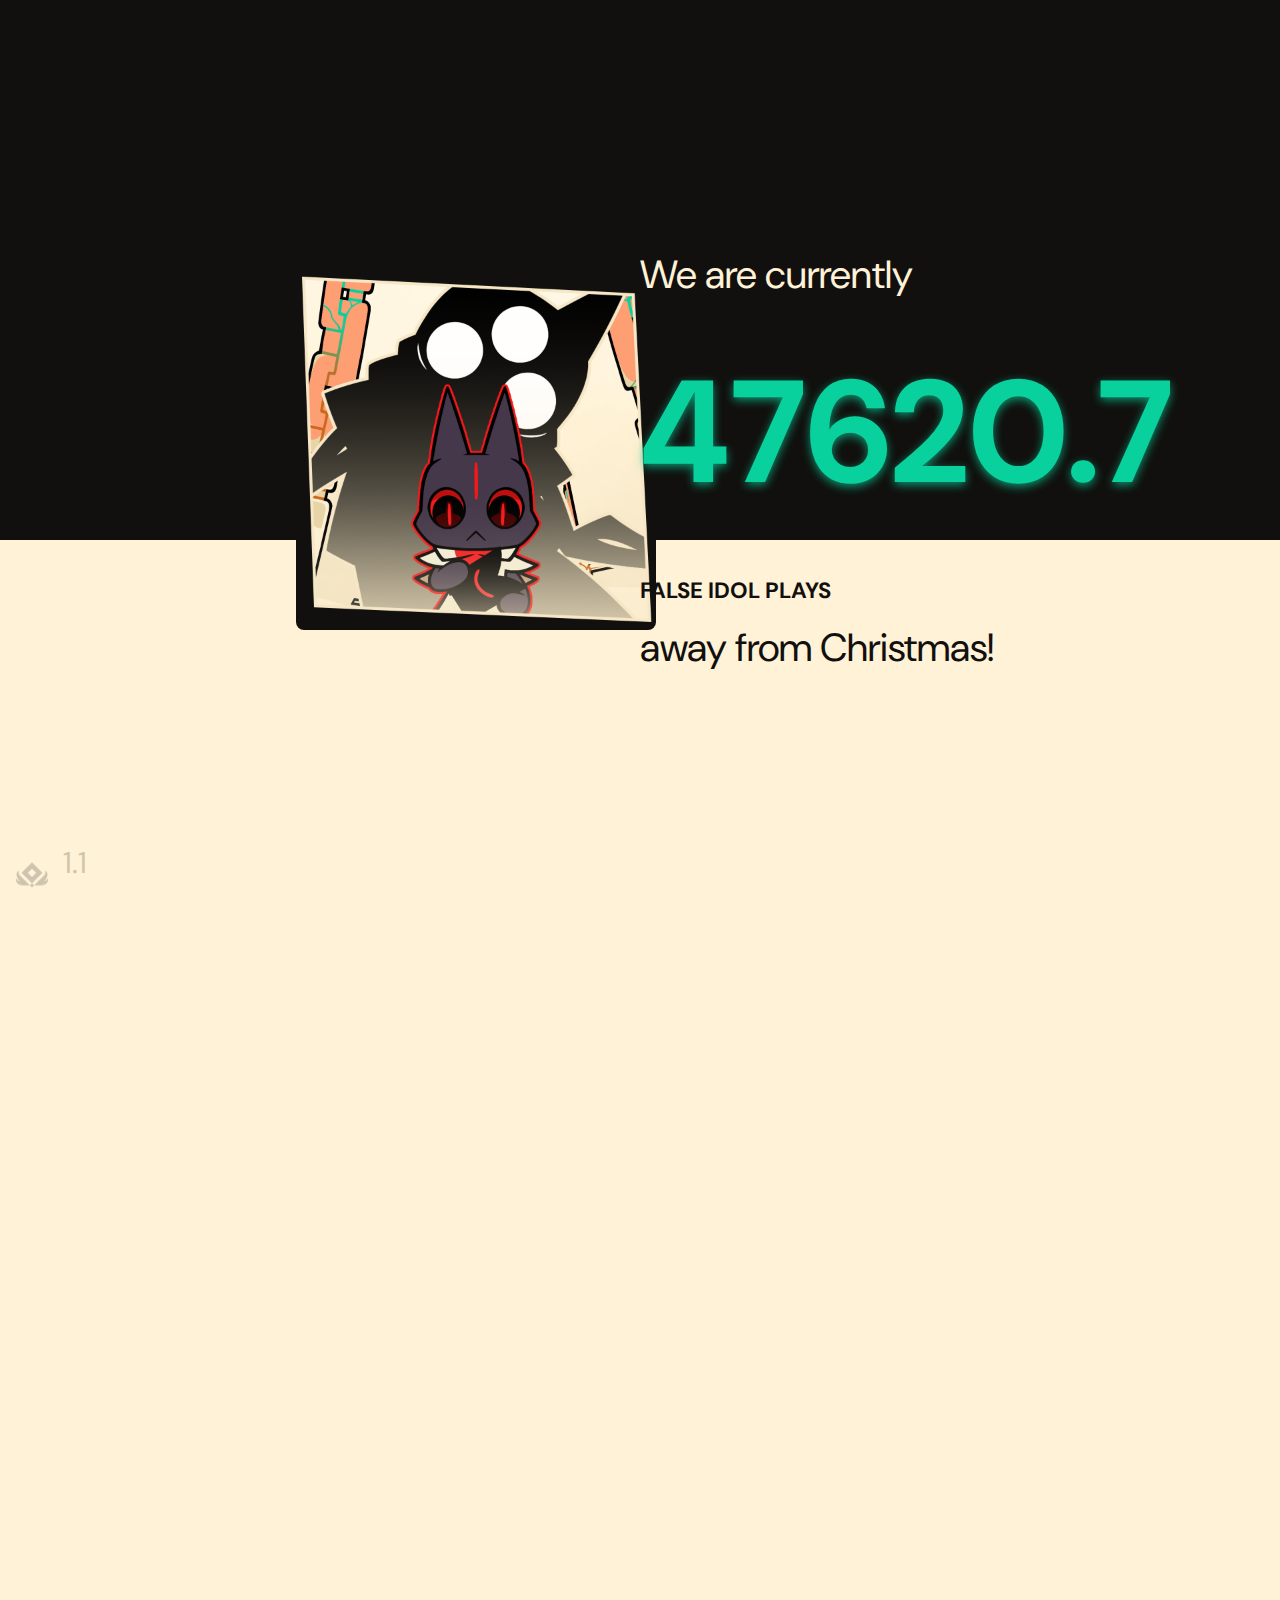
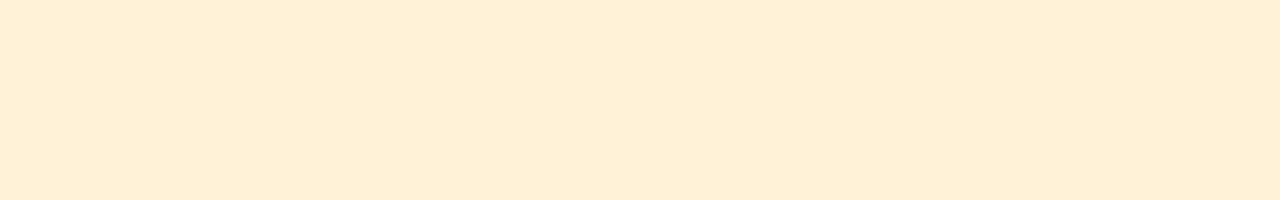
<file: index.html>
<!DOCTYPE html>
<html lang="en">
<head>
    <meta charset="UTF-8">
    <meta name="viewport" content="width=device-width, initial-scale=1.0">
    
    <!-- DM Sans -->
    <link rel="preconnect" href="https://fonts.googleapis.com">
    <link rel="preconnect" href="https://fonts.gstatic.com" crossorigin>
    <link href="https://fonts.googleapis.com/css2?family=DM+Sans:opsz,wght@9..40,200;9..40,400;9..40,700&display=swap" rel="stylesheet">
    
    <title>False Idol until Christmas!</title>
    <link rel="shortcut icon" href="./src/cover.png">
    
    <!-- Script -->
    <script src="./js/script.js"></script>

    <!-- CSS -->
    <link rel="stylesheet" href="./css/stylesheet.css">
</head>

<body onload="init()">
    
    <span id="counter-body" class="trans-opacity">
        <!-- Cover -->
        <a href="https://youtu.be/kJNCdaKPZg4" target="_blank"><img src="./src/cover.png" alt="False Idol Cover" class="cover transition"></a>
        
        <!-- Top rectangle -->
        <span style="width: 100%; height: 60%; background-color: var(--dark-fi); position: absolute; z-index: -2;"></span>
        
        <div class="absolute label" id="upper-label"><p>We are currently</p></div>
        <div class="absolute label" id="lower-label"><p>FALSE IDOL PLAYS</p></div>
        
        <div class="absolute label" id="lowerer-label"><p>away from Christmas!</p></div>
        
        <!-- Timer -->
        <div><span class="absolute timer" id="timer-ticker"></span></div>

        <!-- Emblem and version -->
        <div>
            <a href="https://twitter.com/renapti" class="img-link" target="_blank"><img src="./src/Azura x16.png" alt="Azura Emblem" class="emblem"></a>
        </div>
        <a href="https://github.com/renapti/FalseIdolChristmasCounter" class="img-link" id="version" target="_blank">1.1</a>
    </span>
    
    <span id="christmas-text" style="opacity: 0%;">
        <div class="absolute merry-christmas">Merry Christmas!</div>
        <div class="absolute merry-christmas" style="font-size: calc(1vw + 12px); top: 85%; color: var(--dark-fi);">no fancy animation this time around, sorry :&lt;</div>
    </span>
    
    <span id="load-animation"></span>
    
</body>
</html>
</file>
<file: css/stylesheet.css>
/* ================= */
/*      Classes      */
/* ================= */

/* Variables */
:root {
    --bright-fi: #FFF2D7;
    --dark-fi: #11100E;
    --timer: #08D19D;
    --timer-glow: #08D19DB0;
    --cover-shadow: #11100E80;

    --merry-text: #95ffb0;
}

body {
    padding: 0;
    margin: 0;
    background-color: #FFF2D7;
    height: 100%;
    overflow: hidden;
}

* {
    user-select: none;
}

.transition {
    transition: all 300ms cubic-bezier(.15,.43,.62,1);
}

.trans-opacity {
    transition: opacity 150ms cubic-bezier(.15,.43,.62,1);
}

.absolute {
    position: absolute;
    display: flex;
}

/* False Idol Cover */
.cover {
    position: absolute;

    resize: both;
    width: 40vh;

    left: calc(20vw + 40px);
    top: 50%;
    transform: translateY(-50%);

    border-radius: 8px;
    
    &:hover {
        transform: translateY(calc(-50% - 1vh));
        filter: drop-shadow(0px 1vh 15px var(--cover-shadow));
    }
}

/* Images attached to links */
.img-link {
    text-decoration: none;
    cursor: pointer;
}

.timer {
    font-family: 'DM Sans', sans-serif;
    font-size: calc(9vw + 30px);
    font-weight: bold;
    margin: 0;

    top: 48%;
    left: 50%;
    transform: translateY(-50%);

    color: var(--timer);
    text-shadow: 0px 3px 10px var(--timer-glow);
}

/* Flavor text around Timer */
.label {
    font-family: 'DM Sans', sans-serif;
    font-size: calc(1.5vw + 20px);
    margin: 0;
    left: 50%;

    color: var(--dark-fi);
}

/* Merry Christmas wishes when during Christmas */
.merry-christmas {
    font-family: 'DM Sans', sans-serif;
    font-size: calc(6vw + 20px);
    font-weight: bolder;
    white-space: nowrap;

    left: 50%;
    top: 15%;
    transform: translate(-50%, -50%);

    color: var(--merry-text);
    text-shadow: 0px 3px 10px var(--cover-shadow);

    pointer-events: none;
}

.emblem {
    resize: both;
    width: 2.5vw;
    position: absolute;
    
    margin: 0;
    padding: 0;
    top: 100%;

    opacity: 0.2;

    transform: translate(50%, -150%);
}

/* ================= */
/*        IDs        */
/* ================= */

#upper-label {
    top: calc(20% + 30px);
    color: var(--bright-fi);
}

#lower-label {
    font-weight: bold;
    font-size: calc(0.8vw + 12px);
    bottom: calc(27% + 30px);
}

#lowerer-label {
    bottom: calc(17.5% + 30px);
}

#load-animation {
    width: 100%;
    height: 100%;
    display: inline-block;
    position: absolute;
    background-color: var(--bright-fi);
    transition: 700ms cubic-bezier(.51,-0.01,.77,.09) 150ms;
}

#version {
    font-family: 'DM Sans', sans-serif;
    font-size: calc(2vh + 12px);
    position: absolute;
    
    margin: 0;
    padding: 0;
    top: 98%;
    left: 4%;

    color: #11100E;
    opacity: 0.2;

    transform: translate(50%, -100%);
}
</file>
